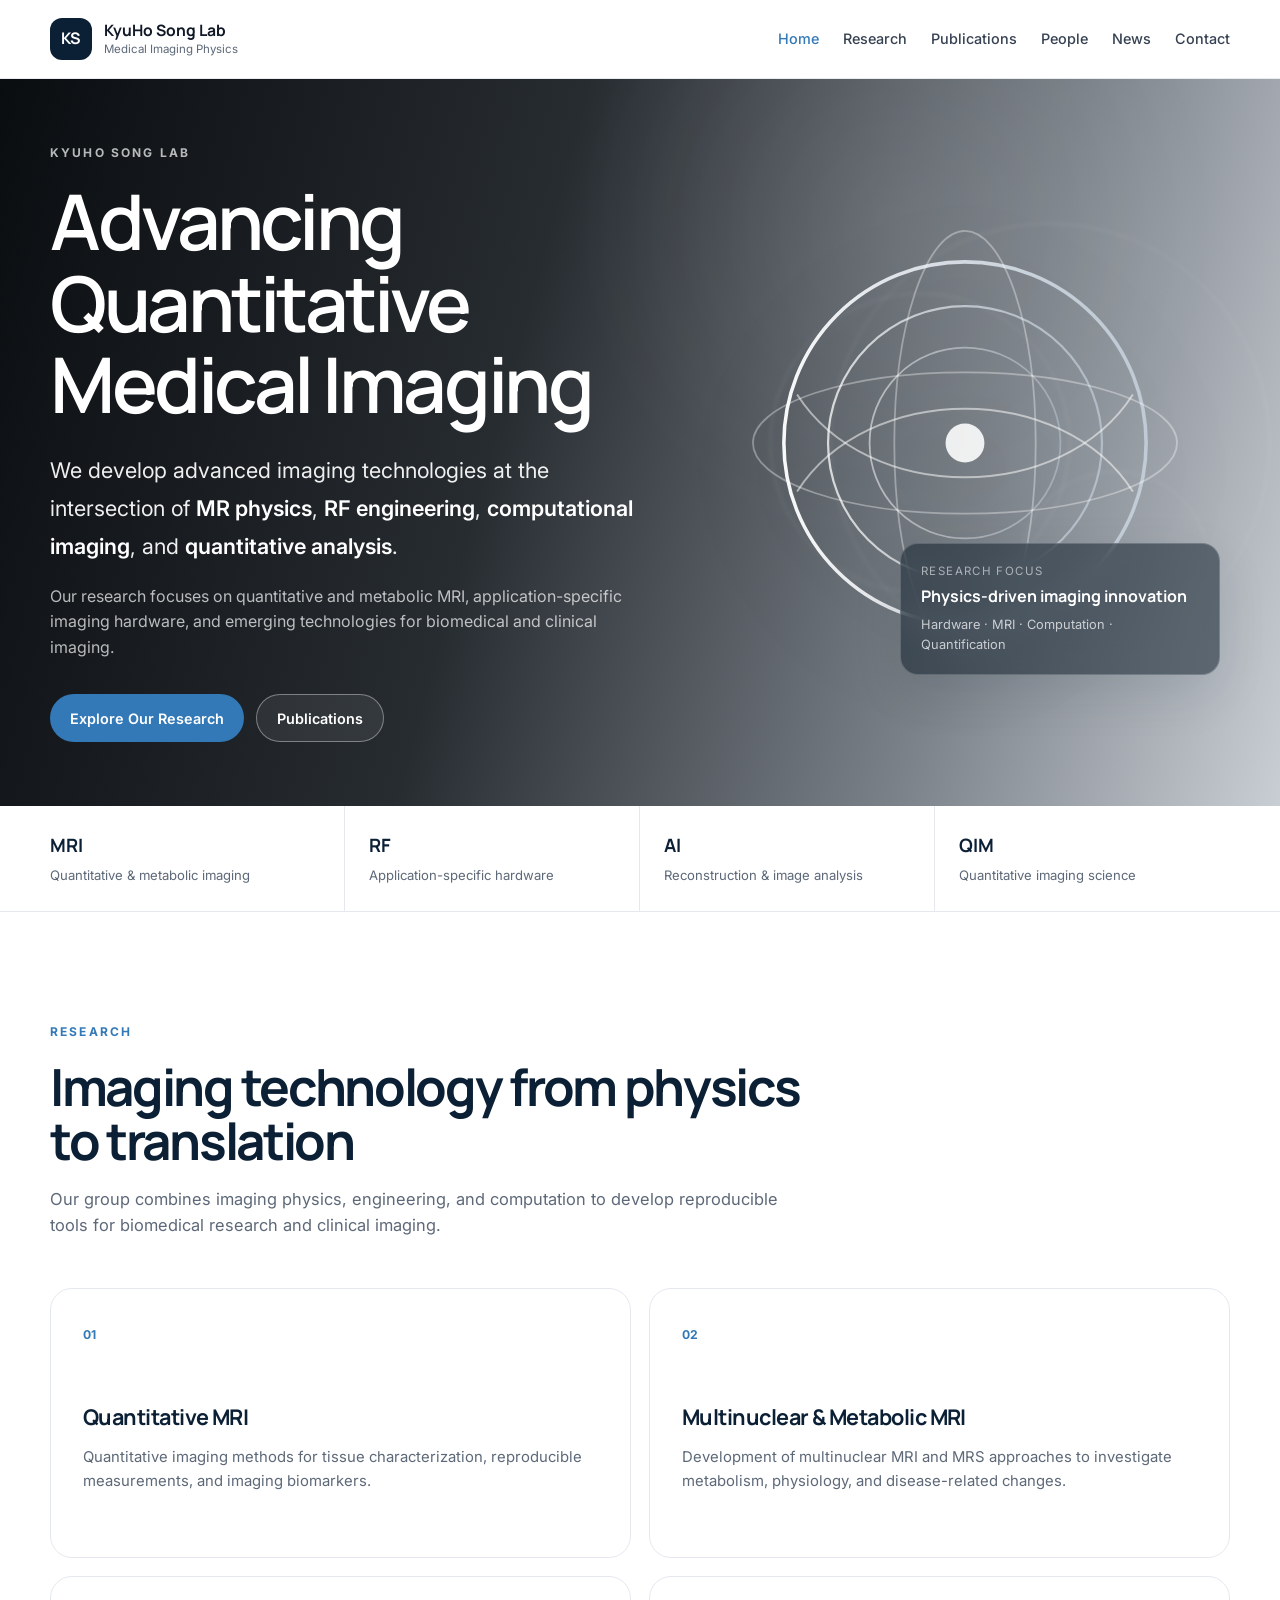
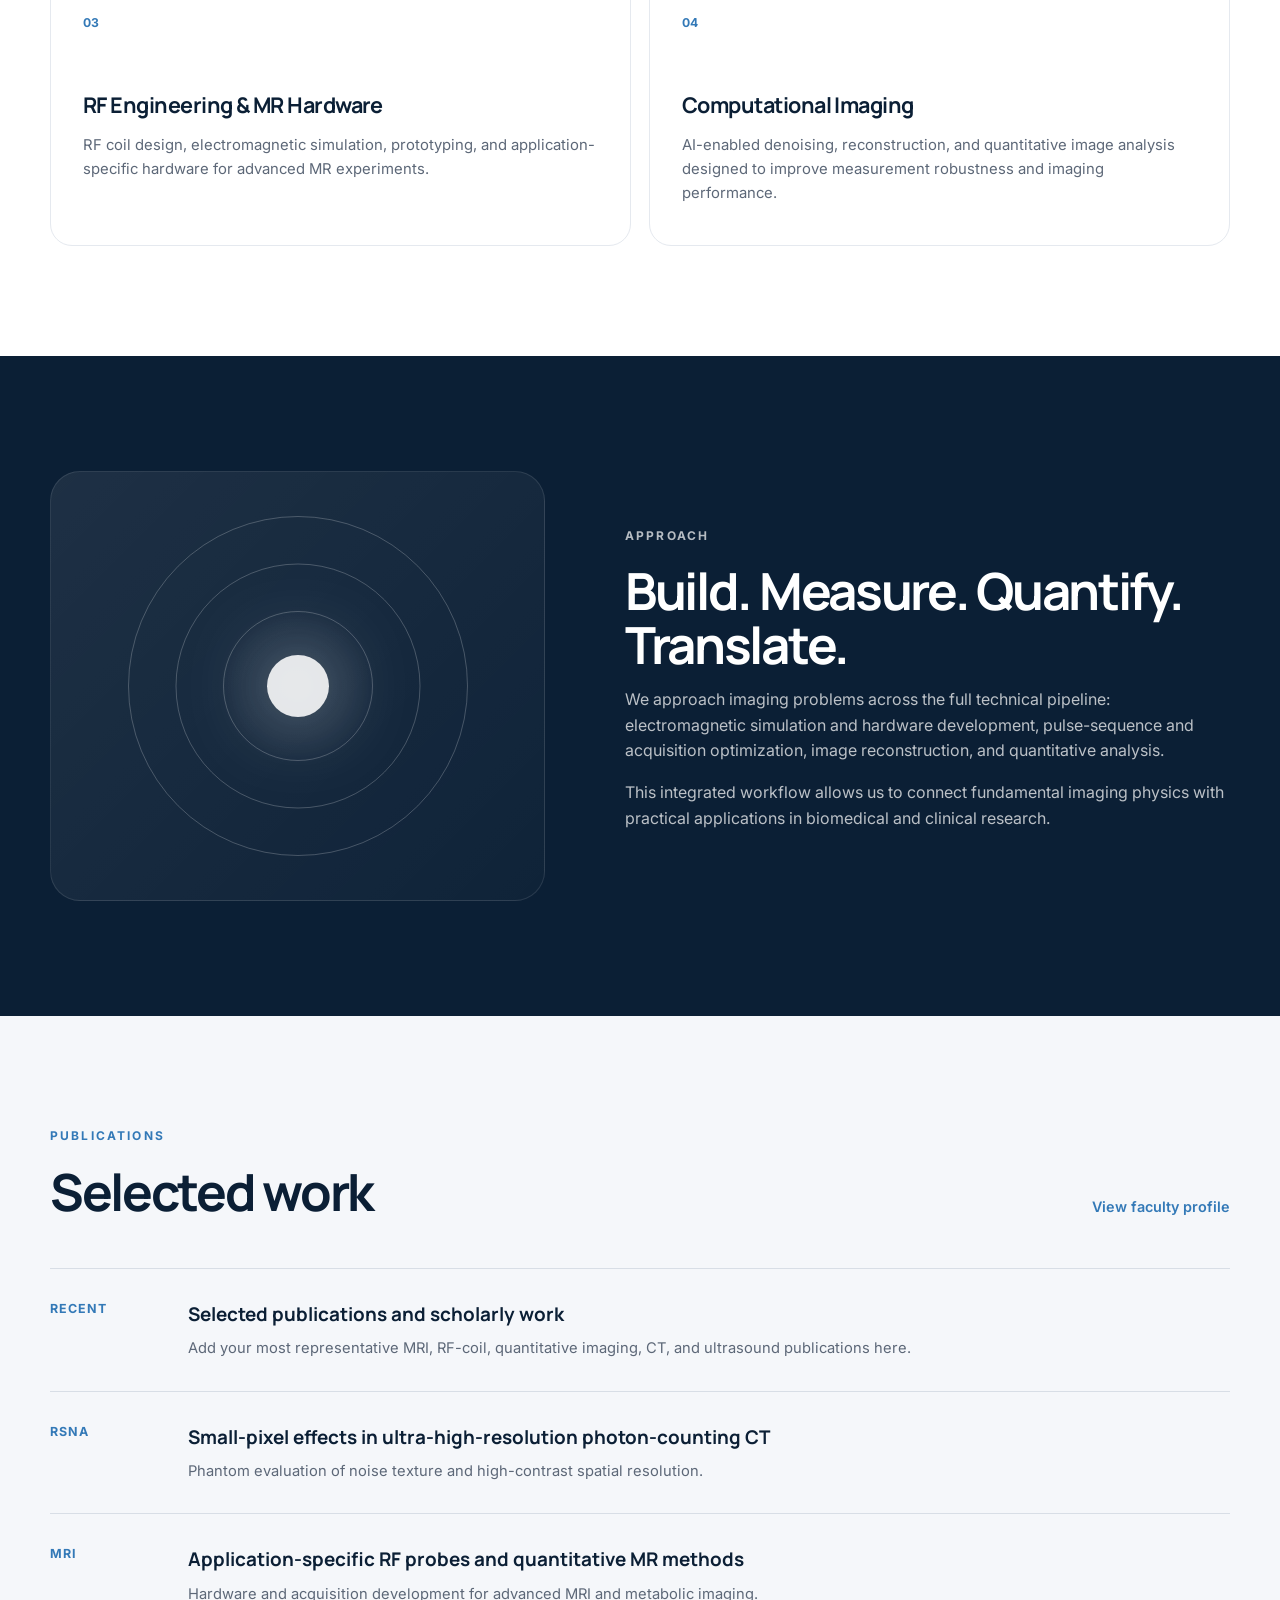
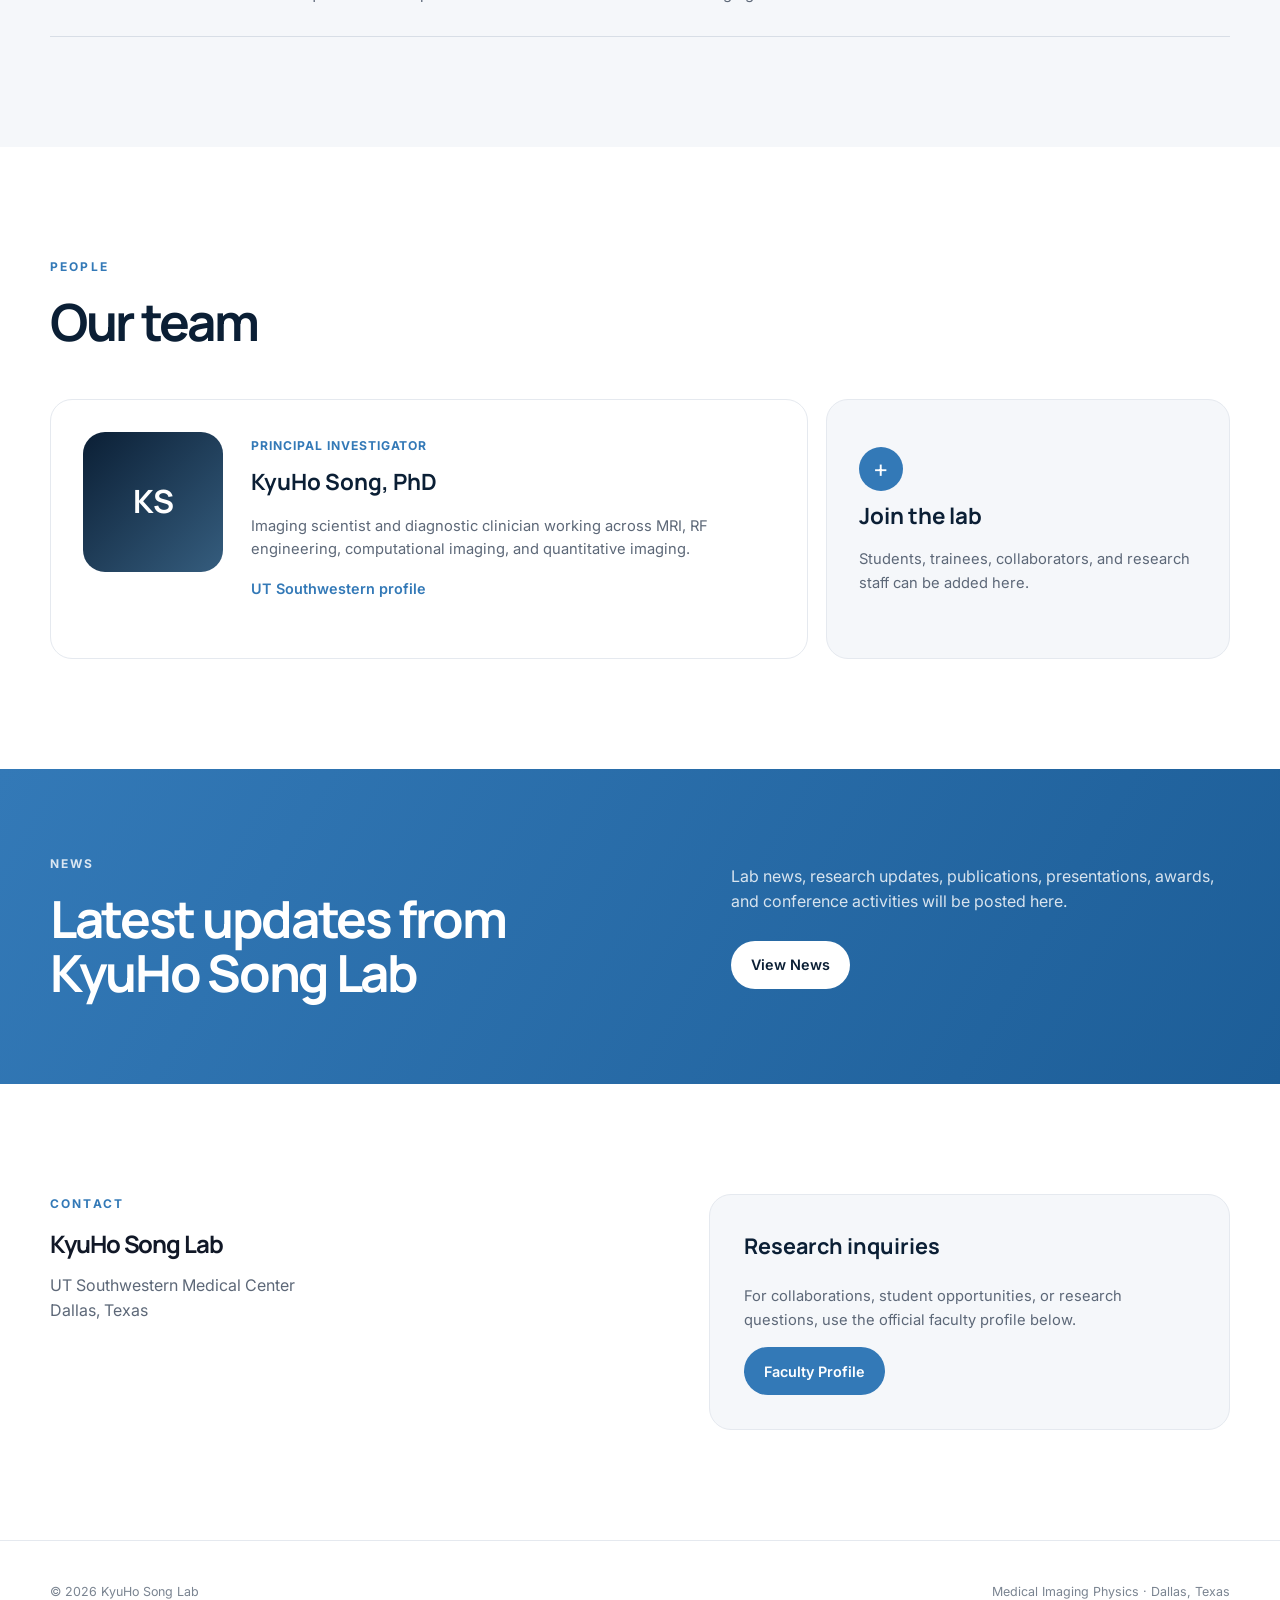
<file: index.html>
<!DOCTYPE html>
<html lang="en">
<head>
  <meta charset="UTF-8" />
  <meta name="viewport" content="width=device-width, initial-scale=1.0" />
  <meta name="description" content="KyuHo Song Lab - Quantitative medical imaging, MRI, RF engineering, computational imaging, and quantitative image analysis." />
  <title>KyuHo Song Lab</title>

  <link rel="preconnect" href="https://fonts.googleapis.com">
  <link rel="preconnect" href="https://fonts.gstatic.com" crossorigin>
  <link href="https://fonts.googleapis.com/css2?family=Inter:wght@400;500;600;700&family=Manrope:wght@500;600;700&display=swap" rel="stylesheet">
  <link rel="stylesheet" href="styles.css" />
</head>

<body>
  <header class="site-header">
    <div class="container nav-wrap">
      <a class="brand" href="index.html" aria-label="KyuHo Song Lab home">
        <span class="brand-mark">KS</span>
        <span class="brand-text">
          <strong>KyuHo Song Lab</strong>
          <span>Medical Imaging Physics</span>
        </span>
      </a>

      <button class="menu-toggle" aria-label="Open navigation" aria-expanded="false">
        <span></span><span></span><span></span>
      </button>

      <nav class="site-nav" aria-label="Main navigation">
  <a href="index.html" class="active">Home</a>
  <a href="research.html">Research</a>
  <a href="publications.html">Publications</a>
  <a href="people.html">People</a>
  <a href="news.html">News</a>
  <a href="contact.html">Contact</a>
      </nav>
    </div>
  </header>

  <main>
    <!-- HERO -->
    <section class="hero" id="home">
      <div class="hero-grid container">
        <div class="hero-copy">
          <p class="eyebrow">KyuHo Song Lab</p>
          <h1>Advancing Quantitative Medical Imaging</h1>
          <p class="hero-lead">
            We develop advanced imaging technologies at the intersection of
            <strong>MR physics</strong>, <strong>RF engineering</strong>,
            <strong>computational imaging</strong>, and
            <strong>quantitative analysis</strong>.
          </p>
          <p class="hero-sub">
            Our research focuses on quantitative and metabolic MRI,
            application-specific imaging hardware, and emerging technologies
            for biomedical and clinical imaging.
          </p>

          <div class="hero-actions">
            <a class="btn btn-primary" href="research.html">Explore Our Research</a>
            <a class="btn btn-secondary" href="publications.html">Publications</a>
          </div>
        </div>

        <div class="hero-art" aria-hidden="true">
          <div class="field field-a"></div>
          <div class="field field-b"></div>
          <div class="field field-c"></div>

          <svg class="coil-svg" viewBox="0 0 600 600" role="img" aria-label="Abstract RF coil and magnetic field illustration">
            <defs>
              <linearGradient id="coilGradient" x1="0" x2="1">
                <stop offset="0%" stop-color="#ffffff" stop-opacity="0.96"/>
                <stop offset="100%" stop-color="#dbe8f6" stop-opacity="0.60"/>
              </linearGradient>
            </defs>
            <circle cx="300" cy="300" r="205" fill="none" stroke="url(#coilGradient)" stroke-width="4"/>
            <circle cx="300" cy="300" r="155" fill="none" stroke="url(#coilGradient)" stroke-width="2.5" opacity=".78"/>
            <circle cx="300" cy="300" r="108" fill="none" stroke="url(#coilGradient)" stroke-width="2" opacity=".55"/>
            <ellipse cx="300" cy="300" rx="240" ry="80" fill="none" stroke="#ffffff" stroke-width="2" opacity=".35"/>
            <ellipse cx="300" cy="300" rx="80" ry="240" fill="none" stroke="#ffffff" stroke-width="2" opacity=".35"/>
            <path d="M110 355 C190 230, 410 230, 490 355" fill="none" stroke="#ffffff" stroke-width="2.2" opacity=".52"/>
            <path d="M110 245 C190 370, 410 370, 490 245" fill="none" stroke="#ffffff" stroke-width="2.2" opacity=".52"/>
            <circle cx="300" cy="300" r="22" fill="#ffffff" opacity=".88"/>
          </svg>

          <div class="hero-card">
            <span class="hero-card-label">Research focus</span>
            <strong>Physics-driven imaging innovation</strong>
            <span>Hardware · MRI · Computation · Quantification</span>
          </div>
        </div>
      </div>
    </section>

    <!-- INTRO STRIP -->
    <section class="intro-strip">
      <div class="container intro-grid">
        <div>
          <span class="stat">MRI</span>
          <p>Quantitative & metabolic imaging</p>
        </div>
        <div>
          <span class="stat">RF</span>
          <p>Application-specific hardware</p>
        </div>
        <div>
          <span class="stat">AI</span>
          <p>Reconstruction & image analysis</p>
        </div>
        <div>
          <span class="stat">QIM</span>
          <p>Quantitative imaging science</p>
        </div>
      </div>
    </section>

    <!-- RESEARCH -->
    <section class="section" id="research">
      <div class="container">
        <div class="section-heading">
          <p class="eyebrow dark">Research</p>
          <h2>Imaging technology from physics to translation</h2>
          <p>
            Our group combines imaging physics, engineering, and computation
            to develop reproducible tools for biomedical research and clinical imaging.
          </p>
        </div>

        <div class="research-grid">
          <article class="research-card">
            <span class="card-number">01</span>
            <h3>Quantitative MRI</h3>
            <p>
              Quantitative imaging methods for tissue characterization,
              reproducible measurements, and imaging biomarkers.
            </p>
          </article>

          <article class="research-card">
            <span class="card-number">02</span>
            <h3>Multinuclear & Metabolic MRI</h3>
            <p>
              Development of multinuclear MRI and MRS approaches to investigate
              metabolism, physiology, and disease-related changes.
            </p>
          </article>

          <article class="research-card">
            <span class="card-number">03</span>
            <h3>RF Engineering & MR Hardware</h3>
            <p>
              RF coil design, electromagnetic simulation, prototyping, and
              application-specific hardware for advanced MR experiments.
            </p>
          </article>

          <article class="research-card">
            <span class="card-number">04</span>
            <h3>Computational Imaging</h3>
            <p>
              AI-enabled denoising, reconstruction, and quantitative image analysis
              designed to improve measurement robustness and imaging performance.
            </p>
          </article>
        </div>
      </div>
    </section>

    <!-- FEATURE -->
    <section class="feature-section">
      <div class="container feature-grid">
        <div class="feature-visual" aria-hidden="true">
          <div class="scan scan-1"></div>
          <div class="scan scan-2"></div>
          <div class="scan scan-3"></div>
          <div class="scan-center"></div>
        </div>

        <div class="feature-copy">
          <p class="eyebrow">Approach</p>
          <h2>Build. Measure. Quantify. Translate.</h2>
          <p>
            We approach imaging problems across the full technical pipeline:
            electromagnetic simulation and hardware development, pulse-sequence
            and acquisition optimization, image reconstruction, and quantitative analysis.
          </p>
          <p>
            This integrated workflow allows us to connect fundamental imaging physics
            with practical applications in biomedical and clinical research.
          </p>
        </div>
      </div>
    </section>

    <!-- PUBLICATIONS -->
    <section class="section section-muted" id="publications">
      <div class="container">
        <div class="section-heading row-heading">
          <div>
            <p class="eyebrow dark">Publications</p>
            <h2>Selected work</h2>
          </div>
          <a class="text-link" href="https://profiles.utsouthwestern.edu/profile/231959/kyuho-song.html" target="_blank" rel="noopener">
            View faculty profile
          </a>
        </div>

        <div class="publication-list">
          <article class="publication-item">
            <div class="pub-year">Recent</div>
            <div>
              <h3>Selected publications and scholarly work</h3>
              <p>
                Add your most representative MRI, RF-coil, quantitative imaging,
                CT, and ultrasound publications here.
              </p>
            </div>
          </article>

          <article class="publication-item">
            <div class="pub-year">RSNA</div>
            <div>
              <h3>Small-pixel effects in ultra-high-resolution photon-counting CT</h3>
              <p>
                Phantom evaluation of noise texture and high-contrast spatial resolution.
              </p>
            </div>
          </article>

          <article class="publication-item">
            <div class="pub-year">MRI</div>
            <div>
              <h3>Application-specific RF probes and quantitative MR methods</h3>
              <p>
                Hardware and acquisition development for advanced MRI and metabolic imaging.
              </p>
            </div>
          </article>
        </div>
      </div>
    </section>

    <!-- PEOPLE -->
    <section class="section" id="people">
      <div class="container">
        <div class="section-heading">
          <p class="eyebrow dark">People</p>
          <h2>Our team</h2>
        </div>

        <div class="people-grid">
          <article class="person-card person-card-lead">
            <div class="person-avatar">KS</div>
            <div>
              <span class="person-role">Principal Investigator</span>
              <h3>KyuHo Song, PhD</h3>
              <p>
                Imaging scientist and diagnostic clinician working across MRI,
                RF engineering, computational imaging, and quantitative imaging.
              </p>
              <a class="text-link" href="https://profiles.utsouthwestern.edu/profile/231959/kyuho-song.html" target="_blank" rel="noopener">
                UT Southwestern profile
              </a>
            </div>
          </article>

          <article class="person-card placeholder-card">
            <div class="plus">+</div>
            <h3>Join the lab</h3>
            <p>
              Students, trainees, collaborators, and research staff can be added here.
            </p>
          </article>
        </div>
      </div>
    </section>

   <!-- NEWS -->
 <section class="opportunities" id="news">
  <div class="container opportunities-inner">
    <div>
      <p class="eyebrow">News</p>
      <h2>Latest updates from KyuHo Song Lab</h2>
    </div>
    <div>
      <p>
        Lab news, research updates, publications, presentations, awards,
        and conference activities will be posted here.
      </p>
      <a class="btn btn-light" href="news.html">View News</a>
    </div>
  </div>
</section>

    <!-- CONTACT -->
    <section class="section" id="contact">
      <div class="container contact-grid">
        <div>
          <p class="eyebrow dark">Contact</p>
          <h2>KyuHo Song Lab</h2>
          <p class="contact-copy">
            UT Southwestern Medical Center<br />
            Dallas, Texas
          </p>
        </div>

        <div class="contact-card">
          <h3>Research inquiries</h3>
          <p>
            For collaborations, student opportunities, or research questions,
            use the official faculty profile below.
          </p>
          <a class="btn btn-primary" href="https://profiles.utsouthwestern.edu/profile/231959/kyuho-song.html" target="_blank" rel="noopener">
            Faculty Profile
          </a>
        </div>
      </div>
    </section>
  </main>

  <footer class="site-footer">
    <div class="container footer-wrap">
      <p>© <span id="year"></span> KyuHo Song Lab</p>
      <p>Medical Imaging Physics · Dallas, Texas</p>
    </div>
  </footer>

  <script src="script.js"></script>
</body>
</html>
</file>
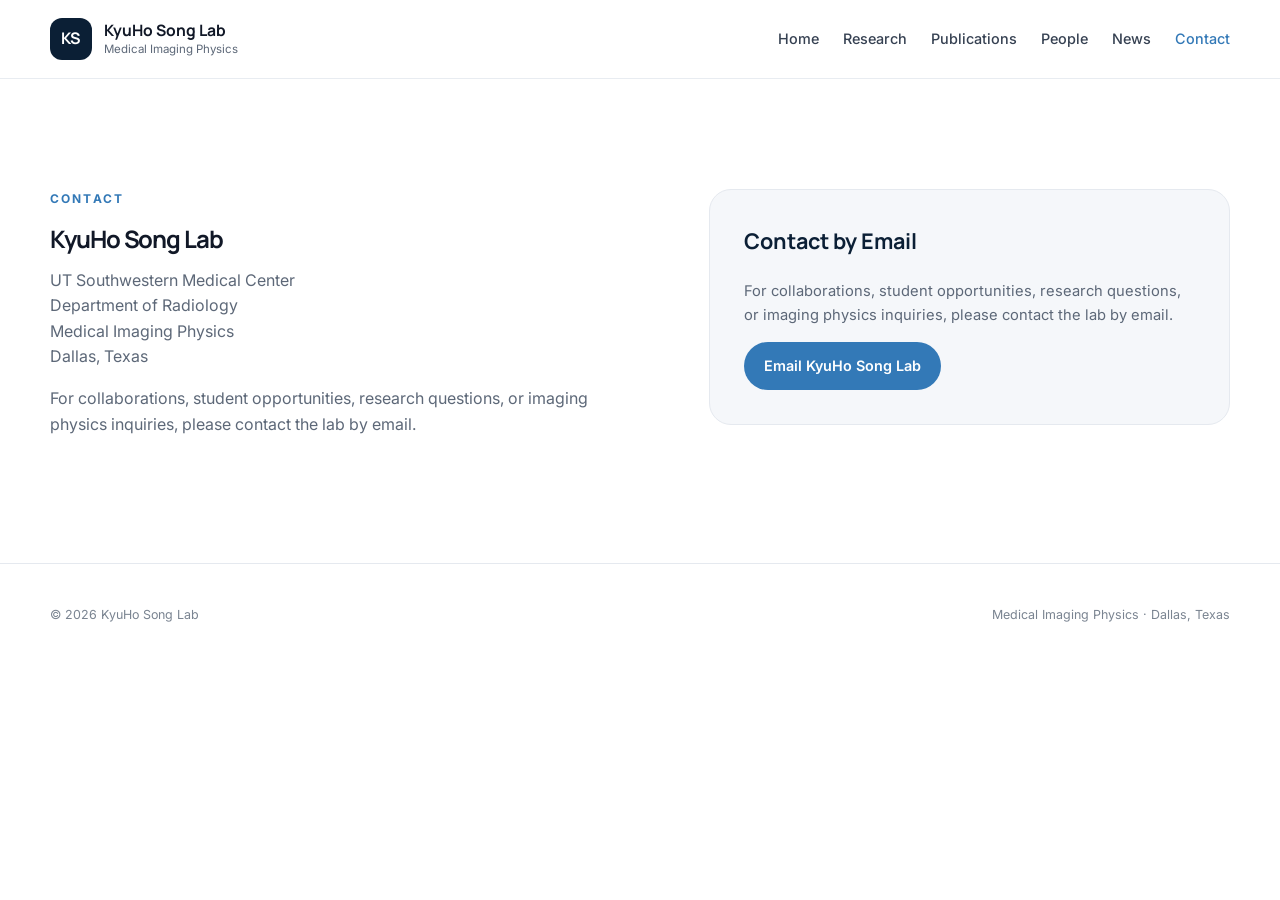
<file: contact.html>
<!DOCTYPE html>
<html lang="en">
<head>
  <meta charset="UTF-8" />
  <meta name="viewport" content="width=device-width, initial-scale=1.0" />
  <meta name="description" content="Contact KyuHo Song Lab." />
  <title>Contact | KyuHo Song Lab</title>

  <link rel="preconnect" href="https://fonts.googleapis.com">
  <link rel="preconnect" href="https://fonts.gstatic.com" crossorigin>
  <link href="https://fonts.googleapis.com/css2?family=Inter:wght@400;500;600;700&family=Manrope:wght@500;600;700&display=swap" rel="stylesheet">
  <link rel="stylesheet" href="styles.css" />
</head>

<body>
  <header class="site-header">
    <div class="container nav-wrap">
      <a class="brand" href="index.html" aria-label="KyuHo Song Lab home">
        <span class="brand-mark">KS</span>
        <span class="brand-text">
          <strong>KyuHo Song Lab</strong>
          <span>Medical Imaging Physics</span>
        </span>
      </a>

      <button class="menu-toggle" aria-label="Open navigation" aria-expanded="false">
        <span></span><span></span><span></span>
      </button>

      <nav class="site-nav" aria-label="Main navigation">
        <a href="index.html">Home</a>
        <a href="research.html">Research</a>
        <a href="publications.html">Publications</a>
        <a href="people.html">People</a>
        <a href="news.html">News</a>
        <a href="contact.html" class="active">Contact</a>
      </nav>
    </div>
  </header>

  <main>
    <section class="section" id="contact">
      <div class="container contact-grid">
        <div>
          <p class="eyebrow dark">Contact</p>
          <h2>KyuHo Song Lab</h2>

          <p class="contact-copy">
            UT Southwestern Medical Center<br />
            Department of Radiology<br />
            Medical Imaging Physics<br />
            Dallas, Texas
          </p>

          <p class="contact-copy">
            For collaborations, student opportunities, research questions, or imaging physics inquiries,
            please contact the lab by email.
          </p>
        </div>

        <div class="contact-card">
          <h3>Contact by Email</h3>
          <p>
            For collaborations, student opportunities, research questions, or imaging physics inquiries,
            please contact the lab by email.
          </p>

          <a class="btn btn-primary" href="mailto:kyuho.song@utsouthwestern.edu?subject=KyuHo%20Song%20Lab%20Inquiry">
            Email KyuHo Song Lab
          </a>
        </div>
      </div>
    </section>
  </main>

  <footer class="site-footer">
    <div class="container footer-wrap">
      <p>© <span id="year">2026</span> KyuHo Song Lab</p>
      <p>Medical Imaging Physics · Dallas, Texas</p>
    </div>
  </footer>

  <script src="script.js"></script>
</body>
</html>
</file>
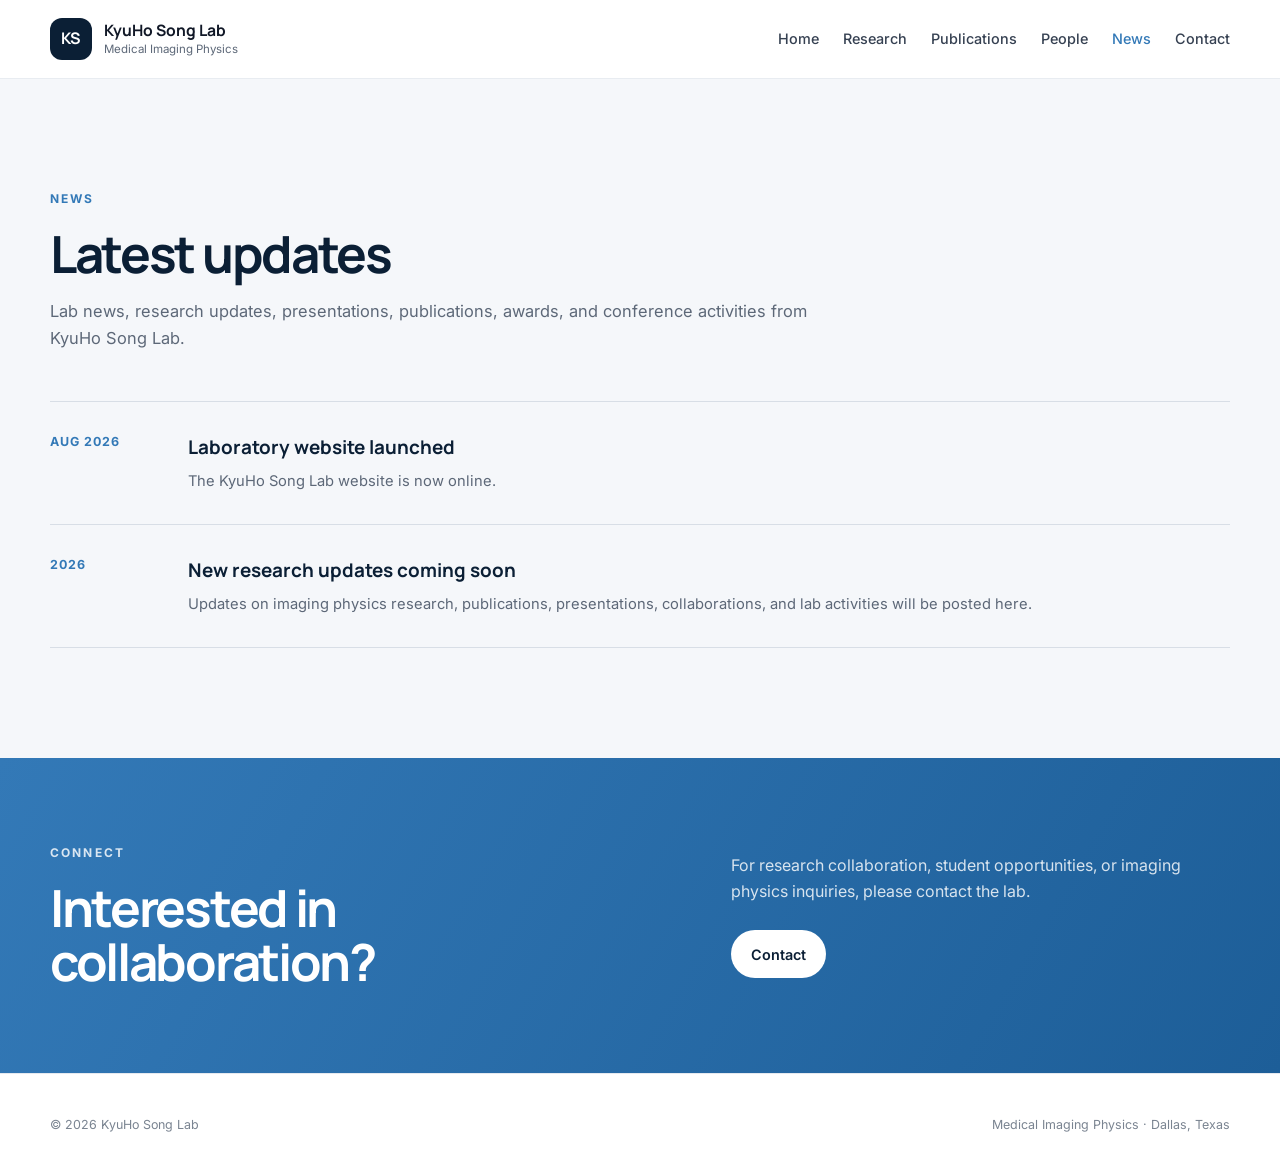
<file: news.html>
<!DOCTYPE html>
<html lang="en">
<head>
  <meta charset="UTF-8" />
  <meta name="viewport" content="width=device-width, initial-scale=1.0" />
  <meta name="description" content="News and updates from KyuHo Song Lab." />
  <title>News | KyuHo Song Lab</title>

  <link rel="preconnect" href="https://fonts.googleapis.com">
  <link rel="preconnect" href="https://fonts.gstatic.com" crossorigin>
  <link href="https://fonts.googleapis.com/css2?family=Inter:wght@400;500;600;700&family=Manrope:wght@500;600;700&display=swap" rel="stylesheet">
  <link rel="stylesheet" href="styles.css" />
</head>

<body>
  <header class="site-header">
    <div class="container nav-wrap">
      <a class="brand" href="index.html" aria-label="KyuHo Song Lab home">
        <span class="brand-mark">KS</span>
        <span class="brand-text">
          <strong>KyuHo Song Lab</strong>
          <span>Medical Imaging Physics</span>
        </span>
      </a>

      <button class="menu-toggle" aria-label="Open navigation" aria-expanded="false">
        <span></span><span></span><span></span>
      </button>

      <nav class="site-nav" aria-label="Main navigation">
        <a href="index.html">Home</a>
        <a href="research.html">Research</a>
        <a href="publications.html">Publications</a>
        <a href="people.html">People</a>
        <a href="news.html" class="active">News</a>
        <a href="contact.html">Contact</a>
      </nav>
    </div>
  </header>

  <main>
    <section class="section section-muted" id="news">
      <div class="container">
        <div class="section-heading">
          <p class="eyebrow dark">News</p>
          <h2>Latest updates</h2>
          <p>
            Lab news, research updates, presentations, publications, awards,
            and conference activities from KyuHo Song Lab.
          </p>
        </div>

        <div class="publication-list">
          <article class="publication-item">
            <div class="pub-year">Aug 2026</div>
            <div>
              <h3>Laboratory website launched</h3>
              <p>
                The KyuHo Song Lab website is now online.
              </p>
            </div>
          </article>

          <article class="publication-item">
            <div class="pub-year">2026</div>
            <div>
              <h3>New research updates coming soon</h3>
              <p>
                Updates on imaging physics research, publications, presentations,
                collaborations, and lab activities will be posted here.
              </p>
            </div>
          </article>
        </div>
      </div>
    </section>

    <section class="opportunities">
      <div class="container opportunities-inner">
        <div>
          <p class="eyebrow">Connect</p>
          <h2>Interested in collaboration?</h2>
        </div>
        <div>
          <p>
            For research collaboration, student opportunities, or imaging physics inquiries,
            please contact the lab.
          </p>
          <a class="btn btn-light" href="contact.html">Contact</a>
        </div>
      </div>
    </section>
  </main>

  <footer class="site-footer">
    <div class="container footer-wrap">
      <p>© <span id="year"></span> KyuHo Song Lab</p>
      <p>Medical Imaging Physics · Dallas, Texas</p>
    </div>
  </footer>

  <script src="script.js"></script>
</body>
</html>
</file>
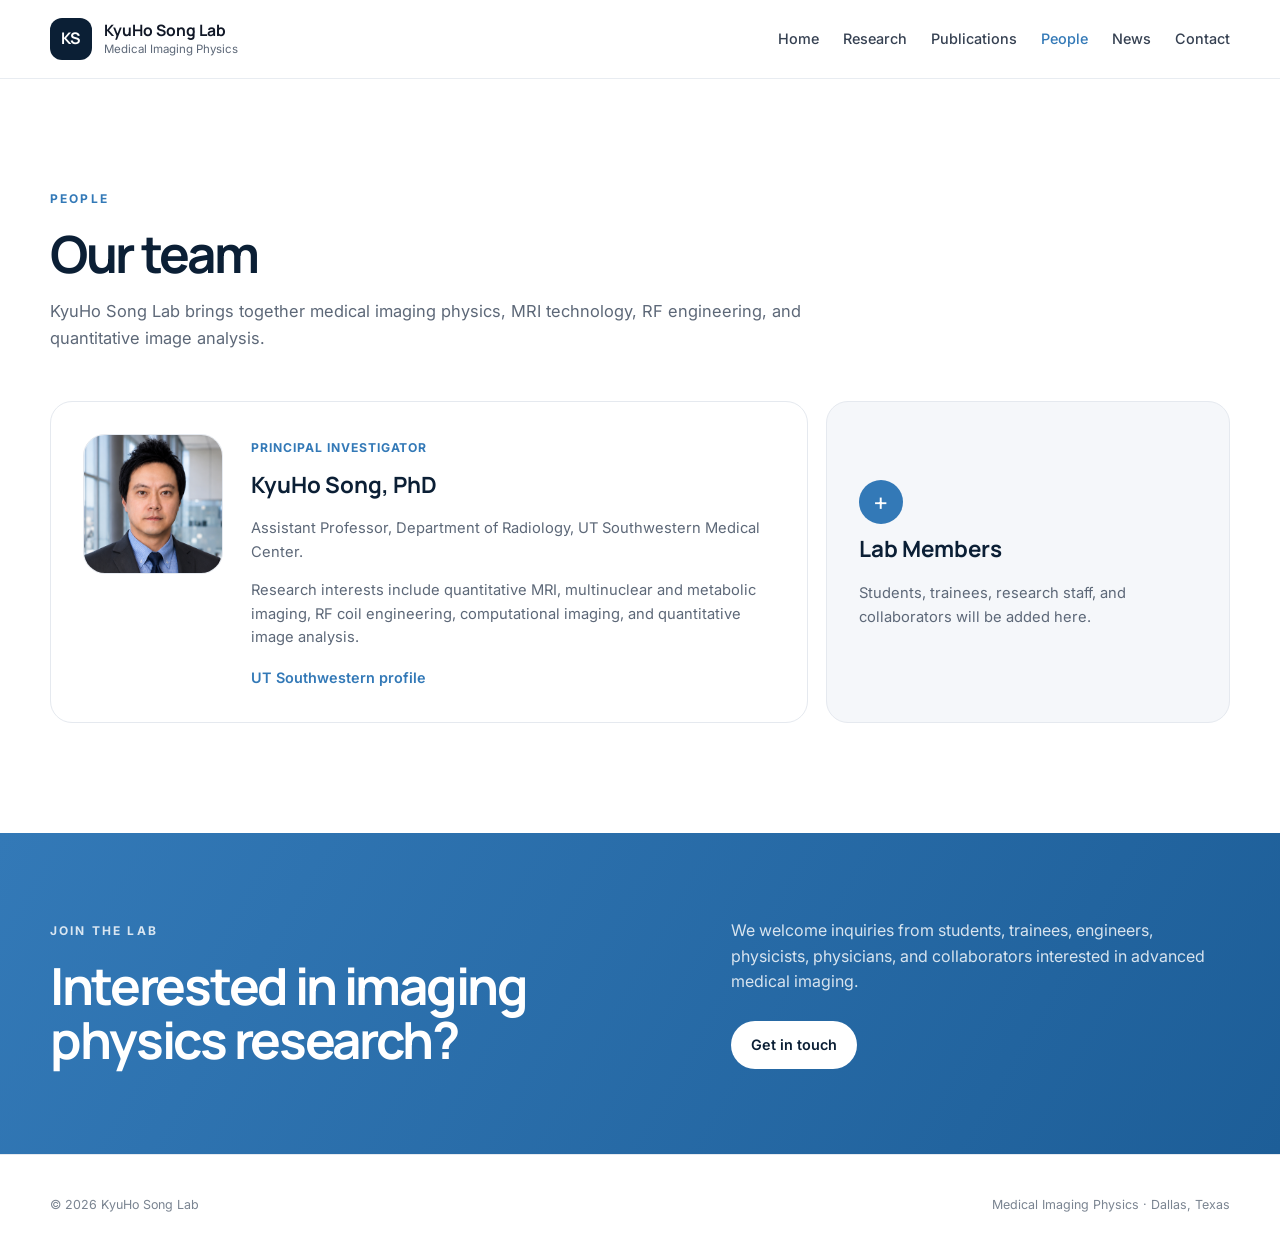
<file: people.html>
<!DOCTYPE html>
<html lang="en">
<head>
  <meta charset="UTF-8" />
  <meta name="viewport" content="width=device-width, initial-scale=1.0" />
  <meta name="description" content="People in KyuHo Song Lab." />
  <title>People | KyuHo Song Lab</title>

  <link rel="preconnect" href="https://fonts.googleapis.com">
  <link rel="preconnect" href="https://fonts.gstatic.com" crossorigin>
  <link href="https://fonts.googleapis.com/css2?family=Inter:wght@400;500;600;700&family=Manrope:wght@500;600;700&display=swap" rel="stylesheet">
  <link rel="stylesheet" href="styles.css" />
</head>

<body>
  <header class="site-header">
    <div class="container nav-wrap">
      <a class="brand" href="index.html" aria-label="KyuHo Song Lab home">
        <span class="brand-mark">KS</span>
        <span class="brand-text">
          <strong>KyuHo Song Lab</strong>
          <span>Medical Imaging Physics</span>
        </span>
      </a>

      <button class="menu-toggle" aria-label="Open navigation" aria-expanded="false">
        <span></span><span></span><span></span>
      </button>

      <nav class="site-nav" aria-label="Main navigation">
        <a href="index.html">Home</a>
        <a href="research.html">Research</a>
        <a href="publications.html">Publications</a>
        <a href="people.html" class="active">People</a>
        <a href="news.html">News</a>
        <a href="contact.html">Contact</a>
      </nav>
    </div>
  </header>

  <main>
    <section class="section" id="people">
      <div class="container">
        <div class="section-heading">
          <p class="eyebrow dark">People</p>
          <h2>Our team</h2>
          <p>
            KyuHo Song Lab brings together medical imaging physics, MRI technology,
            RF engineering, and quantitative image analysis.
          </p>
        </div>

        <div class="people-grid">
          <article class="person-card person-card-lead">
  <img class="person-photo" src="kyuho-song.png" alt="KyuHo Song, PhD">

  <div>
    <span class="person-role">Principal Investigator</span>
    <h3>KyuHo Song, PhD</h3>
    <p>
      Assistant Professor, Department of Radiology, UT Southwestern Medical Center.
    </p>
    <p>
      Research interests include quantitative MRI, multinuclear and metabolic imaging,
      RF coil engineering, computational imaging, and quantitative image analysis.
    </p>
    <a class="text-link" href="https://profiles.utsouthwestern.edu/profile/231959/kyuho-song.html" target="_blank" rel="noopener">
      UT Southwestern profile
    </a>
  </div>
</article>

          <article class="person-card placeholder-card">
            <div class="plus">+</div>
            <h3>Lab Members</h3>
            <p>
              Students, trainees, research staff, and collaborators will be added here.
            </p>
          </article>
        </div>
      </div>
    </section>

    <section class="opportunities">
      <div class="container opportunities-inner">
        <div>
          <p class="eyebrow">Join the Lab</p>
          <h2>Interested in imaging physics research?</h2>
        </div>
        <div>
          <p>
            We welcome inquiries from students, trainees, engineers, physicists,
            physicians, and collaborators interested in advanced medical imaging.
          </p>
          <a class="btn btn-light" href="contact.html">Get in touch</a>
        </div>
      </div>
    </section>
  </main>

  <footer class="site-footer">
    <div class="container footer-wrap">
      <p>© <span id="year"></span> KyuHo Song Lab</p>
      <p>Medical Imaging Physics · Dallas, Texas</p>
    </div>
  </footer>

  <script src="script.js"></script>
</body>
</html>
</file>
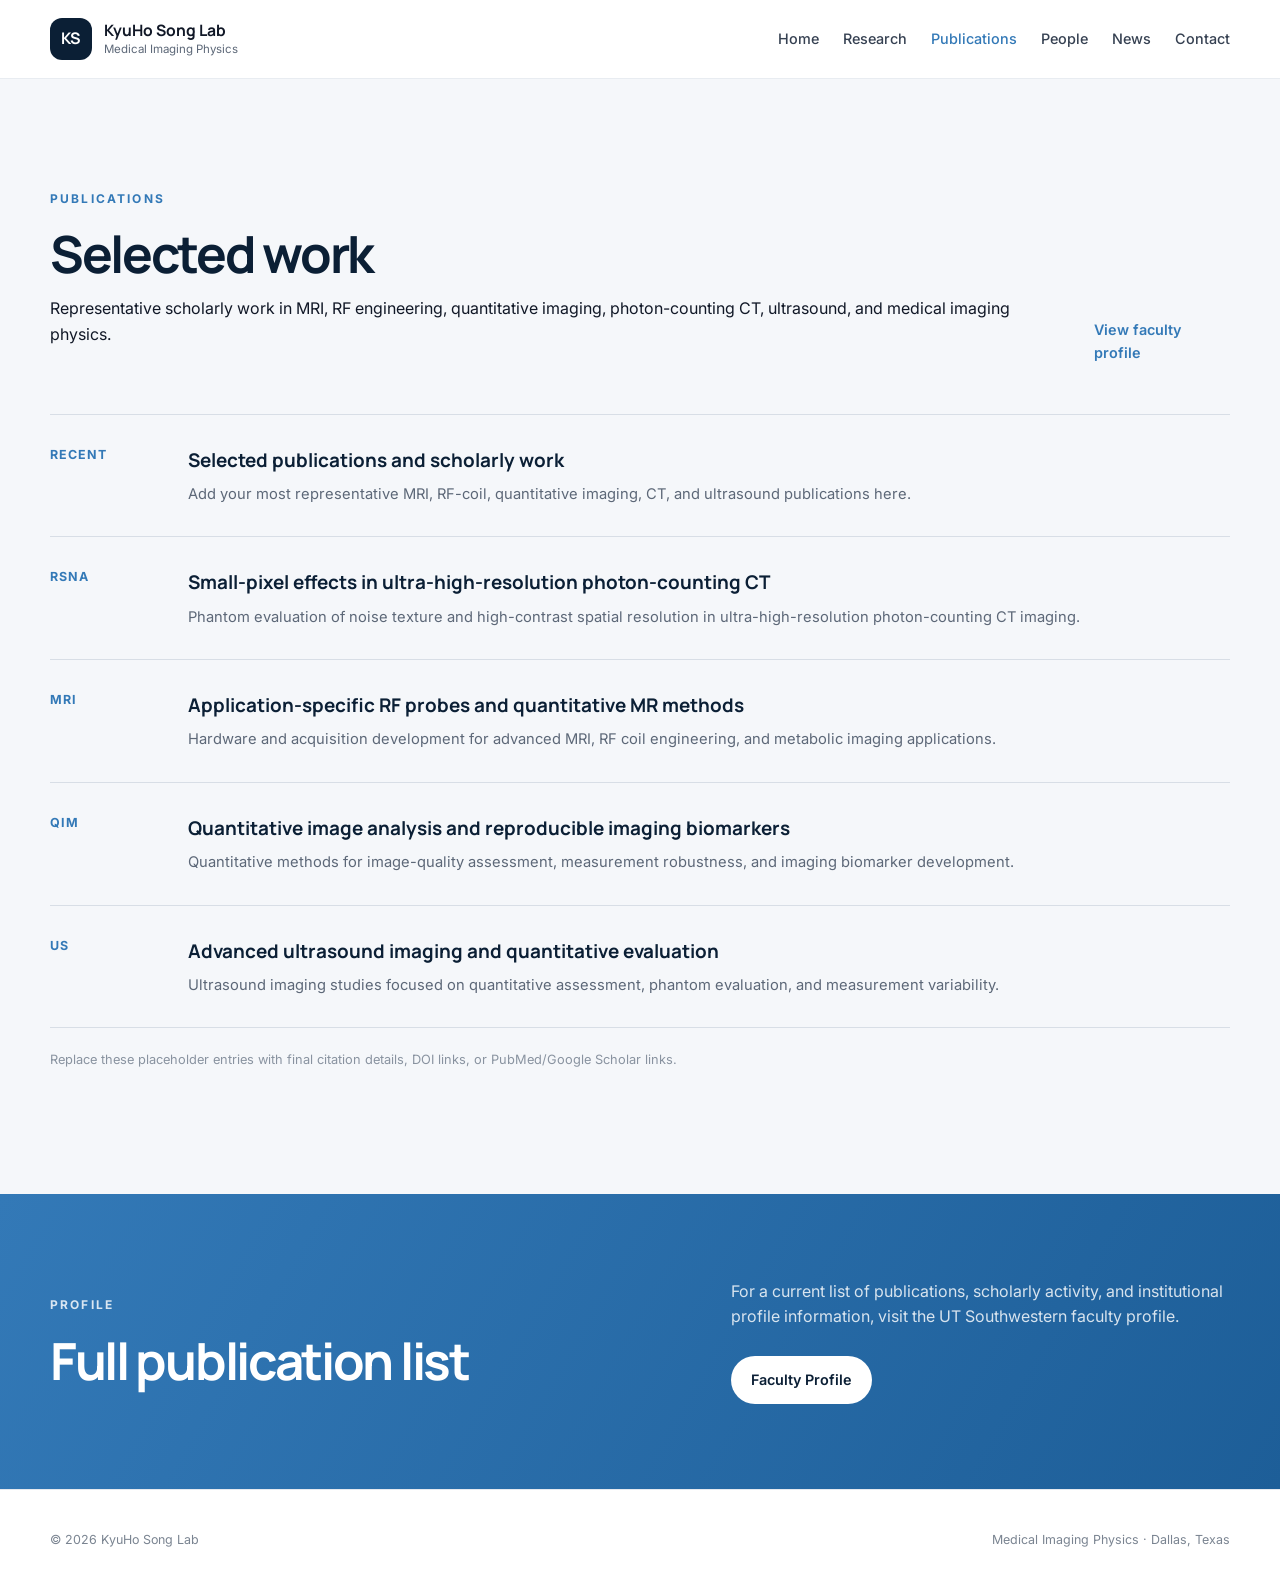
<file: publications.html>
<!DOCTYPE html>
<html lang="en">
<head>
  <meta charset="UTF-8" />
  <meta name="viewport" content="width=device-width, initial-scale=1.0" />
  <meta name="description" content="Selected publications and scholarly work from KyuHo Song Lab." />
  <title>Publications | KyuHo Song Lab</title>

  <link rel="preconnect" href="https://fonts.googleapis.com">
  <link rel="preconnect" href="https://fonts.gstatic.com" crossorigin>
  <link href="https://fonts.googleapis.com/css2?family=Inter:wght@400;500;600;700&family=Manrope:wght@500;600;700&display=swap" rel="stylesheet">
  <link rel="stylesheet" href="styles.css" />
</head>

<body>
  <header class="site-header">
    <div class="container nav-wrap">
      <a class="brand" href="index.html" aria-label="KyuHo Song Lab home">
        <span class="brand-mark">KS</span>
        <span class="brand-text">
          <strong>KyuHo Song Lab</strong>
          <span>Medical Imaging Physics</span>
        </span>
      </a>

      <button class="menu-toggle" aria-label="Open navigation" aria-expanded="false">
        <span></span><span></span><span></span>
      </button>

      <nav class="site-nav" aria-label="Main navigation">
        <a href="index.html">Home</a>
        <a href="research.html">Research</a>
        <a href="publications.html" class="active">Publications</a>
        <a href="people.html">People</a>
        <a href="news.html">News</a>
        <a href="contact.html">Contact</a>
      </nav>
    </div>
  </header>

  <main>
    <section class="section section-muted" id="publications">
      <div class="container">
        <div class="section-heading row-heading">
          <div>
            <p class="eyebrow dark">Publications</p>
            <h2>Selected work</h2>
            <p>
              Representative scholarly work in MRI, RF engineering, quantitative imaging,
              photon-counting CT, ultrasound, and medical imaging physics.
            </p>
          </div>

          <a class="text-link" href="https://profiles.utsouthwestern.edu/profile/231959/kyuho-song.html" target="_blank" rel="noopener">
            View faculty profile
          </a>
        </div>

        <div class="publication-list">
          <article class="publication-item">
            <div class="pub-year">Recent</div>
            <div>
              <h3>Selected publications and scholarly work</h3>
              <p>
                Add your most representative MRI, RF-coil, quantitative imaging,
                CT, and ultrasound publications here.
              </p>
            </div>
          </article>

          <article class="publication-item">
            <div class="pub-year">RSNA</div>
            <div>
              <h3>Small-pixel effects in ultra-high-resolution photon-counting CT</h3>
              <p>
                Phantom evaluation of noise texture and high-contrast spatial resolution
                in ultra-high-resolution photon-counting CT imaging.
              </p>
            </div>
          </article>

          <article class="publication-item">
            <div class="pub-year">MRI</div>
            <div>
              <h3>Application-specific RF probes and quantitative MR methods</h3>
              <p>
                Hardware and acquisition development for advanced MRI,
                RF coil engineering, and metabolic imaging applications.
              </p>
            </div>
          </article>

          <article class="publication-item">
            <div class="pub-year">QIM</div>
            <div>
              <h3>Quantitative image analysis and reproducible imaging biomarkers</h3>
              <p>
                Quantitative methods for image-quality assessment, measurement robustness,
                and imaging biomarker development.
              </p>
            </div>
          </article>

          <article class="publication-item">
            <div class="pub-year">US</div>
            <div>
              <h3>Advanced ultrasound imaging and quantitative evaluation</h3>
              <p>
                Ultrasound imaging studies focused on quantitative assessment,
                phantom evaluation, and measurement variability.
              </p>
            </div>
          </article>
        </div>

        <p class="edit-note">
          Replace these placeholder entries with final citation details, DOI links, or PubMed/Google Scholar links.
        </p>
      </div>
    </section>

    <section class="opportunities">
      <div class="container opportunities-inner">
        <div>
          <p class="eyebrow">Profile</p>
          <h2>Full publication list</h2>
        </div>
        <div>
          <p>
            For a current list of publications, scholarly activity, and institutional profile information,
            visit the UT Southwestern faculty profile.
          </p>
          <a class="btn btn-light" href="https://profiles.utsouthwestern.edu/profile/231959/kyuho-song.html" target="_blank" rel="noopener">
            Faculty Profile
          </a>
        </div>
      </div>
    </section>
  </main>

  <footer class="site-footer">
    <div class="container footer-wrap">
      <p>© <span id="year"></span> KyuHo Song Lab</p>
      <p>Medical Imaging Physics · Dallas, Texas</p>
    </div>
  </footer>

  <script src="script.js"></script>
</body>
</html>
</file>
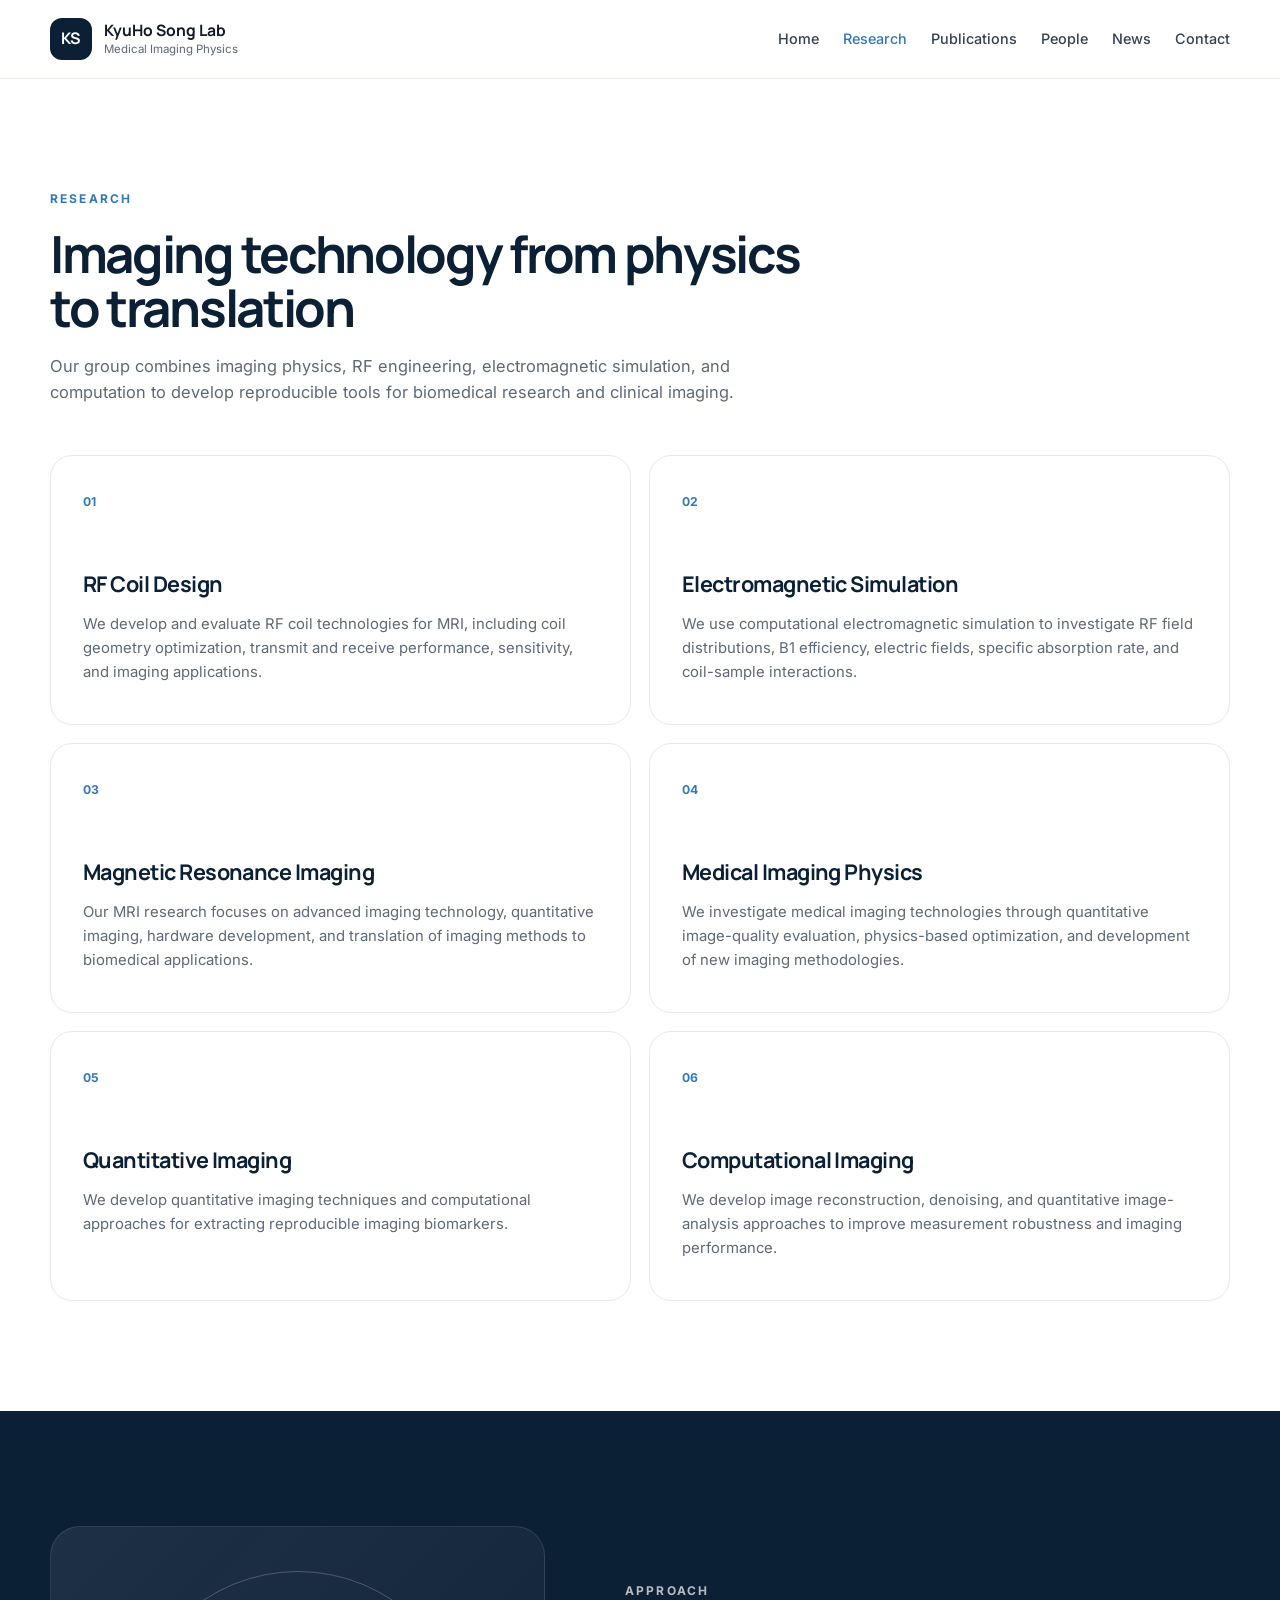
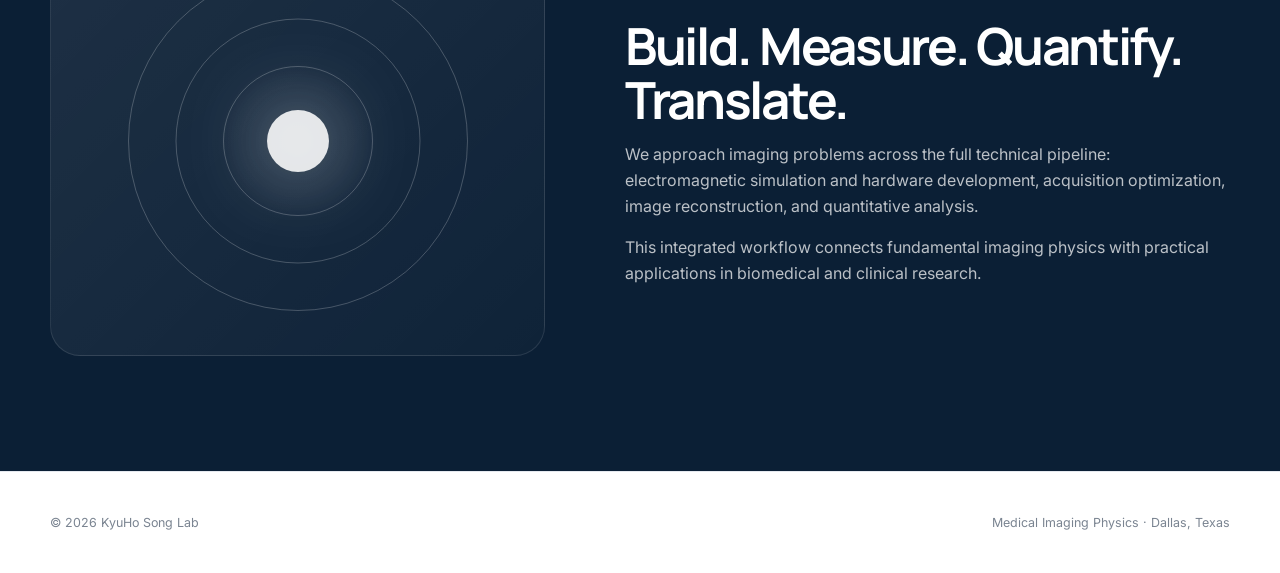
<file: research.html>
<!DOCTYPE html>
<html lang="en">
<head>
  <meta charset="UTF-8" />
  <meta name="viewport" content="width=device-width, initial-scale=1.0" />
  <meta name="description" content="Research areas of KyuHo Song Lab." />
  <title>Research | KyuHo Song Lab</title>

  <link rel="preconnect" href="https://fonts.googleapis.com">
  <link rel="preconnect" href="https://fonts.gstatic.com" crossorigin>
  <link href="https://fonts.googleapis.com/css2?family=Inter:wght@400;500;600;700&family=Manrope:wght@500;600;700&display=swap" rel="stylesheet">
  <link rel="stylesheet" href="styles.css" />
</head>

<body>
  <header class="site-header">
    <div class="container nav-wrap">
      <a class="brand" href="index.html" aria-label="KyuHo Song Lab home">
        <span class="brand-mark">KS</span>
        <span class="brand-text">
          <strong>KyuHo Song Lab</strong>
          <span>Medical Imaging Physics</span>
        </span>
      </a>

      <button class="menu-toggle" aria-label="Open navigation" aria-expanded="false">
        <span></span><span></span><span></span>
      </button>

      <nav class="site-nav" aria-label="Main navigation">
        <a href="index.html">Home</a>
        <a href="research.html" class="active">Research</a>
        <a href="publications.html">Publications</a>
        <a href="people.html">People</a>
        <a href="news.html">News</a>
        <a href="contact.html">Contact</a>
      </nav>
    </div>
  </header>

  <main>
    <section class="section" id="research">
      <div class="container">
        <div class="section-heading">
          <p class="eyebrow dark">Research</p>
          <h2>Imaging technology from physics to translation</h2>
          <p>
            Our group combines imaging physics, RF engineering, electromagnetic simulation,
            and computation to develop reproducible tools for biomedical research and clinical imaging.
          </p>
        </div>

        <div class="research-grid">
          <article class="research-card">
            <span class="card-number">01</span>
            <h3>RF Coil Design</h3>
            <p>
              We develop and evaluate RF coil technologies for MRI, including coil geometry optimization,
              transmit and receive performance, sensitivity, and imaging applications.
            </p>
          </article>

          <article class="research-card">
            <span class="card-number">02</span>
            <h3>Electromagnetic Simulation</h3>
            <p>
              We use computational electromagnetic simulation to investigate RF field distributions,
              B1 efficiency, electric fields, specific absorption rate, and coil-sample interactions.
            </p>
          </article>

          <article class="research-card">
            <span class="card-number">03</span>
            <h3>Magnetic Resonance Imaging</h3>
            <p>
              Our MRI research focuses on advanced imaging technology, quantitative imaging,
              hardware development, and translation of imaging methods to biomedical applications.
            </p>
          </article>

          <article class="research-card">
            <span class="card-number">04</span>
            <h3>Medical Imaging Physics</h3>
            <p>
              We investigate medical imaging technologies through quantitative image-quality evaluation,
              physics-based optimization, and development of new imaging methodologies.
            </p>
          </article>

          <article class="research-card">
            <span class="card-number">05</span>
            <h3>Quantitative Imaging</h3>
            <p>
              We develop quantitative imaging techniques and computational approaches for extracting
              reproducible imaging biomarkers.
            </p>
          </article>

          <article class="research-card">
            <span class="card-number">06</span>
            <h3>Computational Imaging</h3>
            <p>
              We develop image reconstruction, denoising, and quantitative image-analysis approaches
              to improve measurement robustness and imaging performance.
            </p>
          </article>
        </div>
      </div>
    </section>

    <section class="feature-section">
      <div class="container feature-grid">
        <div class="feature-visual" aria-hidden="true">
          <div class="scan scan-1"></div>
          <div class="scan scan-2"></div>
          <div class="scan scan-3"></div>
          <div class="scan-center"></div>
        </div>

        <div class="feature-copy">
          <p class="eyebrow">Approach</p>
          <h2>Build. Measure. Quantify. Translate.</h2>
          <p>
            We approach imaging problems across the full technical pipeline:
            electromagnetic simulation and hardware development, acquisition optimization,
            image reconstruction, and quantitative analysis.
          </p>
          <p>
            This integrated workflow connects fundamental imaging physics with practical
            applications in biomedical and clinical research.
          </p>
        </div>
      </div>
    </section>
  </main>

  <footer class="site-footer">
    <div class="container footer-wrap">
      <p>© <span id="year"></span> KyuHo Song Lab</p>
      <p>Medical Imaging Physics · Dallas, Texas</p>
    </div>
  </footer>

  <script src="script.js"></script>
</body>
</html>
</file>
<file: styles.css>
:root {
  --bg: #ffffff;
  --ink: #111827;
  --muted: #5d6878;
  --line: #e5e9ef;
  --soft: #f5f7fa;
  --navy: #0b1f35;
  --navy-2: #123352;
  --blue: #3379b7;
  --hero-gray: #c9ced4;
  --radius: 22px;
  --shadow: 0 18px 50px rgba(10, 30, 50, 0.10);
  --max: 1180px;
}

* {
  box-sizing: border-box;
}

html {
  scroll-behavior: smooth;
}

body {
  margin: 0;
  background: var(--bg);
  color: var(--ink);
  font-family: "Inter", Arial, sans-serif;
  line-height: 1.6;
  -webkit-font-smoothing: antialiased;
}

a {
  color: inherit;
  text-decoration: none;
}

img,
svg {
  display: block;
  max-width: 100%;
}

.container {
  width: min(calc(100% - 40px), var(--max));
  margin: 0 auto;
}

/* Header */
.site-header {
  position: sticky;
  top: 0;
  z-index: 100;
  background: rgba(255, 255, 255, 0.92);
  backdrop-filter: blur(16px);
  border-bottom: 1px solid rgba(229, 233, 239, 0.86);
}

.nav-wrap {
  min-height: 78px;
  display: flex;
  align-items: center;
  justify-content: space-between;
  gap: 32px;
}

.brand {
  display: flex;
  align-items: center;
  gap: 12px;
}

.brand-mark {
  width: 42px;
  height: 42px;
  display: grid;
  place-items: center;
  border-radius: 12px;
  color: white;
  background: var(--navy);
  font-family: "Manrope", sans-serif;
  font-weight: 700;
  letter-spacing: -0.04em;
}

.brand-text {
  display: grid;
  line-height: 1.15;
}

.brand-text strong {
  font-family: "Manrope", sans-serif;
  font-size: 0.98rem;
}

.brand-text span {
  margin-top: 4px;
  color: var(--muted);
  font-size: 0.72rem;
}

.site-nav {
  display: flex;
  align-items: center;
  gap: 24px;
  font-size: 0.9rem;
  font-weight: 500;
}

.site-nav a {
  position: relative;
  color: #364152;
  transition: color 0.2s ease;
}

.site-nav a:hover,
.site-nav a.active {
  color: var(--blue);
}


.menu-toggle {
  display: none;
  padding: 6px;
  background: transparent;
  border: 0;
  cursor: pointer;
}

.menu-toggle span {
  display: block;
  width: 24px;
  height: 2px;
  margin: 5px 0;
  background: var(--ink);
}

/* Hero */
.hero {
  overflow: hidden;
  color: white;
  background:
    radial-gradient(circle at 70% 20%, rgba(255, 255, 255, .08), transparent 30%),
    linear-gradient(105deg, #0a0d10 0%, #272c31 40%, #7b8289 74%, #c9ced4 100%);
}

.hero-grid {
  min-height: 650px;
  display: grid;
  grid-template-columns: 1.06fr 0.94fr;
  align-items: center;
  gap: 52px;
  padding-top: 64px;
  padding-bottom: 64px;
}

.hero-copy {
  position: relative;
  z-index: 2;
  max-width: 720px;
}

.eyebrow {
  margin: 0 0 18px;
  color: rgba(255, 255, 255, .70);
  font-size: 0.75rem;
  font-weight: 700;
  letter-spacing: .18em;
  text-transform: uppercase;
}

.eyebrow.dark {
  color: var(--blue);
}

.hero h1,
.section h2,
.feature-section h2,
.opportunities h2 {
  margin: 0;
  font-family: "Manrope", sans-serif;
  letter-spacing: -0.045em;
  line-height: 1.06;
}

.hero h1 {
  max-width: 720px;
  font-size: clamp(3.15rem, 6vw, 5.4rem);
  font-weight: 600;
}

.hero-lead {
  max-width: 720px;
  margin: 28px 0 0;
  color: rgba(255, 255, 255, .93);
  font-size: clamp(1.05rem, 1.8vw, 1.35rem);
  line-height: 1.75;
}

.hero-lead strong {
  color: white;
  font-weight: 600;
}

.hero-sub {
  max-width: 660px;
  margin: 18px 0 0;
  color: rgba(255, 255, 255, .70);
  font-size: 1rem;
}

.hero-actions {
  display: flex;
  flex-wrap: wrap;
  gap: 12px;
  margin-top: 34px;
}

.btn {
  min-height: 48px;
  display: inline-flex;
  align-items: center;
  justify-content: center;
  padding: 0 20px;
  border-radius: 999px;
  font-size: 0.9rem;
  font-weight: 600;
  transition: transform .2s ease, background .2s ease, border-color .2s ease;
}

.btn:hover {
  transform: translateY(-2px);
}

.btn-primary {
  color: white;
  background: var(--blue);
}

.btn-primary:hover {
  background: #286aa6;
}

.btn-secondary {
  color: white;
  border: 1px solid rgba(255, 255, 255, .38);
  background: rgba(255, 255, 255, .07);
}

.btn-secondary:hover {
  background: rgba(255, 255, 255, .13);
}

.btn-light {
  color: var(--navy);
  background: white;
}

.hero-art {
  position: relative;
  min-height: 520px;
}

.coil-svg {
  position: absolute;
  inset: 50% auto auto 50%;
  width: min(540px, 105%);
  transform: translate(-50%, -50%);
  filter: drop-shadow(0 26px 45px rgba(0, 0, 0, .25));
}

.field {
  position: absolute;
  border-radius: 50%;
  filter: blur(2px);
  border: 1px solid rgba(255, 255, 255, .18);
}

.field-a {
  width: 440px;
  height: 440px;
  top: 40px;
  right: -40px;
}

.field-b {
  width: 300px;
  height: 300px;
  top: 110px;
  left: 70px;
}

.field-c {
  width: 190px;
  height: 190px;
  bottom: 42px;
  right: 20px;
}

.hero-card {
  position: absolute;
  right: 10px;
  bottom: 28px;
  width: min(320px, 86%);
  padding: 18px 20px;
  border: 1px solid rgba(255, 255, 255, .18);
  border-radius: 18px;
  background: rgba(12, 27, 42, .52);
  backdrop-filter: blur(14px);
  box-shadow: var(--shadow);
}

.hero-card span,
.hero-card strong {
  display: block;
}

.hero-card-label {
  margin-bottom: 4px;
  color: rgba(255, 255, 255, .56);
  font-size: .72rem;
  text-transform: uppercase;
  letter-spacing: .12em;
}

.hero-card strong {
  font-family: "Manrope", sans-serif;
  font-size: 1rem;
}

.hero-card span:last-child {
  margin-top: 5px;
  color: rgba(255, 255, 255, .72);
  font-size: .8rem;
}

/* Intro */
.intro-strip {
  border-bottom: 1px solid var(--line);
  background: white;
}

.intro-grid {
  display: grid;
  grid-template-columns: repeat(4, 1fr);
}

.intro-grid > div {
  padding: 25px 24px;
  border-right: 1px solid var(--line);
}

.intro-grid > div:first-child {
  padding-left: 0;
}

.intro-grid > div:last-child {
  border-right: 0;
}

.stat {
  font-family: "Manrope", sans-serif;
  font-size: 1.15rem;
  font-weight: 700;
  color: var(--navy);
}

.intro-grid p {
  margin: 4px 0 0;
  color: var(--muted);
  font-size: .82rem;
}

/* Generic sections */
.section {
  padding: 110px 0;
}

.section-muted {
  background: var(--soft);
}

.section-heading {
  max-width: 760px;
  margin-bottom: 50px;
}

.section-heading h2,
.feature-section h2,
.opportunities h2 {
  font-size: clamp(2.2rem, 4vw, 3.4rem);
  color: var(--navy);
}

.section-heading > p:last-child {
  margin: 18px 0 0;
  color: var(--muted);
  font-size: 1.03rem;
}

.row-heading {
  max-width: none;
  display: flex;
  align-items: end;
  justify-content: space-between;
  gap: 30px;
}

.text-link {
  color: var(--blue);
  font-size: .9rem;
  font-weight: 600;
}

/* Research */
.research-grid {
  display: grid;
  grid-template-columns: repeat(2, 1fr);
  gap: 18px;
}

.research-card {
  min-height: 270px;
  padding: 32px;
  border: 1px solid var(--line);
  border-radius: var(--radius);
  background: white;
  transition: transform .2s ease, box-shadow .2s ease, border-color .2s ease;
}

.research-card:hover {
  transform: translateY(-4px);
  border-color: #cbd5df;
  box-shadow: var(--shadow);
}

.card-number {
  display: inline-block;
  margin-bottom: 55px;
  color: var(--blue);
  font-size: .76rem;
  font-weight: 700;
}

.research-card h3 {
  margin: 0;
  font-family: "Manrope", sans-serif;
  color: var(--navy);
  font-size: 1.35rem;
  letter-spacing: -.025em;
}

.research-card p {
  margin: 12px 0 0;
  color: var(--muted);
  font-size: .93rem;
}

/* Feature */
.feature-section {
  padding: 115px 0;
  color: white;
  background: var(--navy);
}

.feature-grid {
  display: grid;
  grid-template-columns: .9fr 1.1fr;
  align-items: center;
  gap: 80px;
}

.feature-copy h2 {
  color: white;
}

.feature-copy > p:not(.eyebrow) {
  color: rgba(255, 255, 255, .72);
  font-size: 1rem;
}

.feature-visual {
  position: relative;
  min-height: 430px;
  border-radius: 30px;
  background:
    radial-gradient(circle at center, rgba(255, 255, 255, .12), transparent 24%),
    linear-gradient(135deg, rgba(255, 255, 255, .08), rgba(255, 255, 255, .02));
  overflow: hidden;
  border: 1px solid rgba(255, 255, 255, .10);
}

.scan,
.scan-center {
  position: absolute;
  left: 50%;
  top: 50%;
  border-radius: 50%;
  transform: translate(-50%, -50%);
  border: 1px solid rgba(255, 255, 255, .22);
}

.scan-1 { width: 340px; height: 340px; }
.scan-2 { width: 245px; height: 245px; }
.scan-3 { width: 150px; height: 150px; }

.scan-center {
  width: 62px;
  height: 62px;
  border: 0;
  background: rgba(255, 255, 255, .88);
  box-shadow: 0 0 90px rgba(255, 255, 255, .42);
}

/* Publications */
.publication-list {
  border-top: 1px solid #d8dee6;
}

.publication-item {
  display: grid;
  grid-template-columns: 110px 1fr;
  gap: 28px;
  padding: 30px 0;
  border-bottom: 1px solid #d8dee6;
}

.pub-year {
  color: var(--blue);
  font-size: .78rem;
  font-weight: 700;
  text-transform: uppercase;
  letter-spacing: .08em;
}

.publication-item h3 {
  margin: 0;
  font-family: "Manrope", sans-serif;
  color: var(--navy);
  font-size: 1.18rem;
}

.publication-item p {
  margin: 8px 0 0;
  color: var(--muted);
  font-size: .92rem;
}

.edit-note {
  margin-top: 22px;
  color: #8993a0;
  font-size: .8rem;
}

/* People */
.people-grid {
  display: grid;
  grid-template-columns: 1.5fr .8fr;
  gap: 18px;
}

.person-card {
  border: 1px solid var(--line);
  border-radius: var(--radius);
  background: white;
}

.person-card-lead {
  display: grid;
  grid-template-columns: 140px 1fr;
  gap: 28px;
  padding: 32px;
}

.person-avatar {
  width: 140px;
  height: 140px;
  display: grid;
  place-items: center;
  border-radius: 22px;
  color: white;
  background: linear-gradient(135deg, var(--navy), #355d7e);
  font-family: "Manrope", sans-serif;
  font-size: 2rem;
  font-weight: 700;
}

.person-role {
  color: var(--blue);
  font-size: .76rem;
  font-weight: 700;
  text-transform: uppercase;
  letter-spacing: .08em;
}

.person-card h3 {
  margin: 7px 0 0;
  font-family: "Manrope", sans-serif;
  color: var(--navy);
  font-size: 1.4rem;
}

.person-card p {
  color: var(--muted);
  font-size: .92rem;
}

.placeholder-card {
  min-height: 260px;
  display: flex;
  flex-direction: column;
  justify-content: center;
  padding: 32px;
  background: var(--soft);
}

.plus {
  width: 44px;
  height: 44px;
  display: grid;
  place-items: center;
  border-radius: 50%;
  color: white;
  background: var(--blue);
  font-size: 1.5rem;
}

/* Opportunities */
.opportunities {
  padding: 85px 0;
  color: white;
  background: linear-gradient(120deg, var(--blue), #1d5e98);
}

.opportunities-inner {
  display: grid;
  grid-template-columns: 1.1fr .9fr;
  align-items: center;
  gap: 70px;
}

.opportunities h2 {
  color: white;
  font-size: clamp(2.2rem, 4vw, 3.2rem);
}

.opportunities p {
  margin-top: 0;
  color: rgba(255, 255, 255, .82);
}

.opportunities .btn {
  margin-top: 10px;
}

/* Contact */
.contact-grid {
  display: grid;
  grid-template-columns: 1fr .9fr;
  gap: 80px;
  align-items: start;
}

.contact-copy {
  color: var(--muted);
}

.contact-card {
  padding: 34px;
  border: 1px solid var(--line);
  border-radius: var(--radius);
  background: var(--soft);
}

.contact-card h3 {
  margin-top: 0;
  font-family: "Manrope", sans-serif;
  color: var(--navy);
  font-size: 1.35rem;
}

.contact-card p {
  color: var(--muted);
  font-size: .92rem;
}

/* Footer */
.site-footer {
  padding: 28px 0;
  border-top: 1px solid var(--line);
  background: white;
}

.footer-wrap {
  display: flex;
  justify-content: space-between;
  gap: 20px;
  color: #7a8491;
  font-size: .78rem;
}

/* Responsive */
@media (max-width: 940px) {
  .menu-toggle {
    display: block;
  }

  .site-nav {
    position: absolute;
    top: 78px;
    left: 0;
    right: 0;
    display: none;
    flex-direction: column;
    align-items: stretch;
    gap: 0;
    padding: 14px 20px 20px;
    background: white;
    border-bottom: 1px solid var(--line);
  }

  .site-nav.open {
    display: flex;
  }

  .site-nav a {
    padding: 12px 0;
  }

  .hero-grid,
  .feature-grid,
  .opportunities-inner,
  .contact-grid {
    grid-template-columns: 1fr;
  }

  .hero-grid {
    min-height: auto;
    gap: 10px;
    padding-top: 85px;
  }

  .hero-art {
    min-height: 430px;
  }

  .feature-grid {
    gap: 44px;
  }

  .people-grid {
    grid-template-columns: 1fr;
  }
}

@media (max-width: 720px) {
  .container {
    width: min(calc(100% - 28px), var(--max));
  }

  .brand-text span {
    display: none;
  }

  .hero h1 {
    font-size: clamp(2.7rem, 13vw, 4.1rem);
  }

  .hero-lead {
    font-size: 1rem;
  }

  .hero-art {
    min-height: 360px;
  }

  .hero-card {
    right: 0;
  }

  .intro-grid {
    grid-template-columns: repeat(2, 1fr);
  }

  .intro-grid > div {
    border-bottom: 1px solid var(--line);
  }

  .intro-grid > div:nth-child(2) {
    border-right: 0;
  }

  .intro-grid > div:first-child {
    padding-left: 24px;
  }

  .research-grid {
    grid-template-columns: 1fr;
  }

  .section {
    padding: 82px 0;
  }

  .row-heading {
    align-items: start;
    flex-direction: column;
  }

  .publication-item {
    grid-template-columns: 1fr;
    gap: 8px;
  }

  .person-card-lead {
    grid-template-columns: 1fr;
  }

  .person-avatar {
    width: 110px;
    height: 110px;
  }

  .footer-wrap {
    flex-direction: column;
    gap: 5px;
  }
}

.contact-form {
  display: grid;
  gap: 12px;
}

.contact-form label {
  color: var(--navy);
  font-size: 0.82rem;
  font-weight: 700;
}

.contact-form input,
.contact-form select,
.contact-form textarea {
  width: 100%;
  padding: 12px 14px;
  border: 1px solid var(--line);
  border-radius: 12px;
  color: var(--ink);
  background: white;
  font: inherit;
}

.contact-form input:focus,
.contact-form select:focus,
.contact-form textarea:focus {
  outline: none;
  border-color: var(--blue);
  box-shadow: 0 0 0 3px rgba(51, 121, 183, 0.14);
}

.contact-form textarea {
  resize: vertical;
}

.contact-form .btn {
  margin-top: 8px;
  border: 0;
  cursor: pointer;
}

.contact-form {
  display: grid;
  gap: 14px;
}

.contact-form label {
  display: block;
  margin-bottom: 5px;
  color: var(--navy);
  font-size: 0.82rem;
  font-weight: 700;
}

.contact-form input,
.contact-form select,
.contact-form textarea {
  display: block;
  width: 100%;
  min-height: 46px;
  padding: 12px 14px;
  border: 1px solid var(--line);
  border-radius: 12px;
  color: var(--ink);
  background: white;
  font: inherit;
}

.contact-form textarea {
  min-height: 130px;
  resize: vertical;
}

.contact-form input:focus,
.contact-form select:focus,
.contact-form textarea:focus {
  outline: none;
  border-color: var(--blue);
  box-shadow: 0 0 0 3px rgba(51, 121, 183, 0.14);
}

.contact-form .btn {
  width: fit-content;
  margin-top: 6px;
  border: 0;
  cursor: pointer;
}

.person-photo {
  width: 140px;
  height: 140px;
  display: block;
  object-fit: cover;
  object-position: center top;
  border-radius: 22px;
  border: 1px solid var(--line);
  background: var(--soft);
}

@media (max-width: 720px) {
  .person-photo {
    width: 110px;
    height: 110px;
  }
}
</file>
